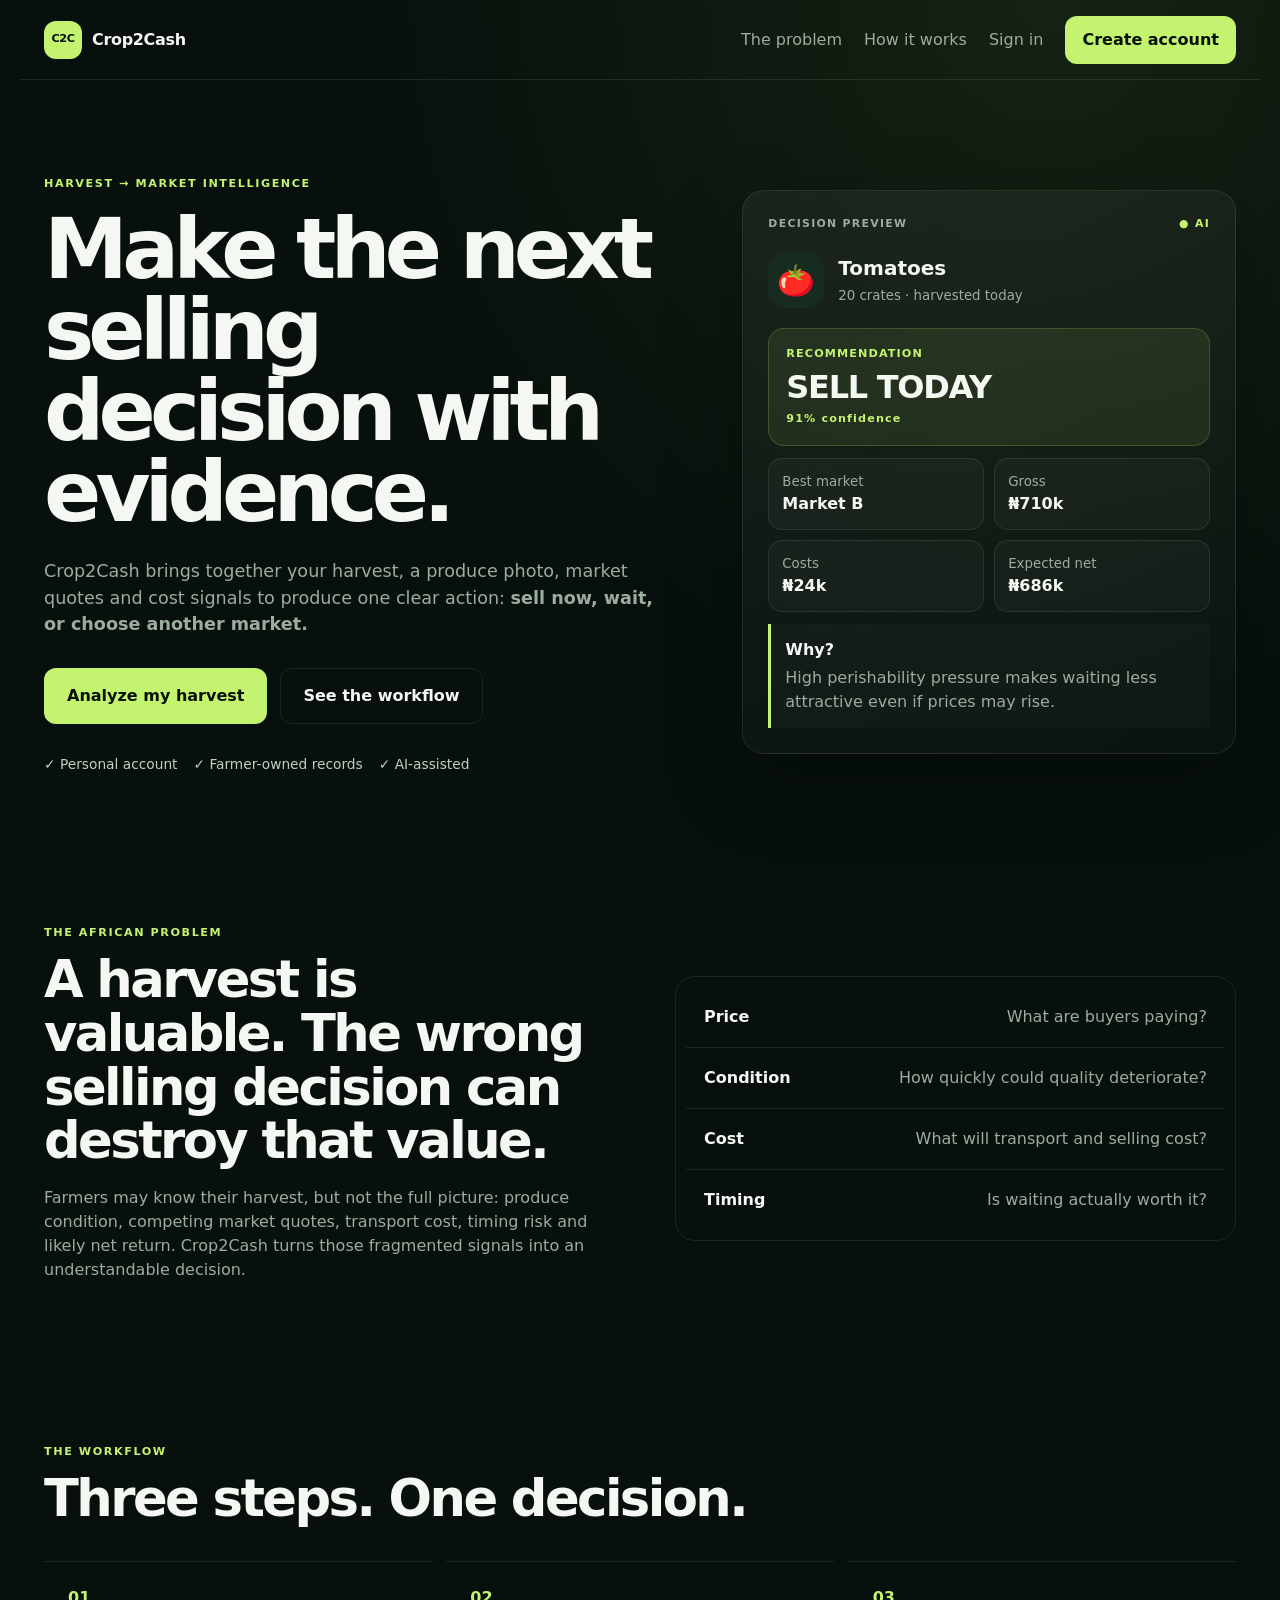
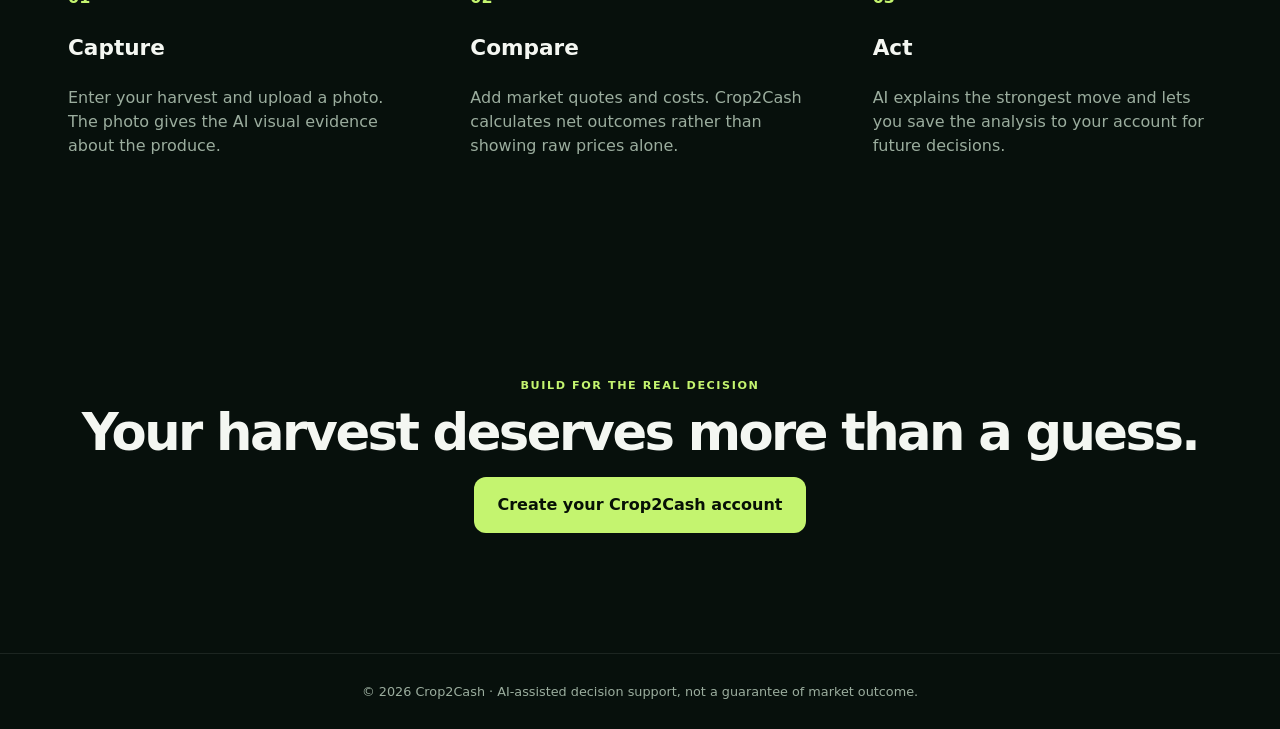
<file: index.html>
<!doctype html>
<html lang="en">
<head>
  <meta charset="utf-8">
  <meta name="viewport" content="width=device-width,initial-scale=1">
  <title>Crop2Cash — Harvest-to-Market Intelligence</title>
  <meta name="description" content="Crop2Cash helps farmers decide when, where and how to sell harvested produce using AI-assisted harvest intelligence.">
  <link rel="stylesheet" href="assets/css/app.css">
</head>
<body>
  <header class="landing-nav">
    <a class="brand" href="index.html"><span class="brand-mark">C2C</span><span>Crop2Cash</span></a>
    <nav class="landing-links">
      <a href="#problem">The problem</a><a href="#workflow">How it works</a><a href="auth.html">Sign in</a>
      <a class="btn primary" href="auth.html?mode=signup">Create account</a>
    </nav>
    <button class="mobile-menu" aria-label="Menu">☰</button>
  </header>

  <main>
    <section class="landing-hero">
      <div class="hero-copy">
        <span class="kicker">HARVEST → MARKET INTELLIGENCE</span>
        <h1>Make the next selling decision with evidence.</h1>
        <p>Crop2Cash brings together your harvest, a produce photo, market quotes and cost signals to produce one clear action: <strong>sell now, wait, or choose another market.</strong></p>
        <div class="hero-cta">
          <a class="btn primary big" href="auth.html?mode=signup">Analyze my harvest</a>
          <a class="btn ghost big" href="#workflow">See the workflow</a>
        </div>
        <div class="micro-trust"><span>✓ Personal account</span><span>✓ Farmer-owned records</span><span>✓ AI-assisted</span></div>
      </div>
      <div class="hero-decision glass">
        <div class="decision-top"><span>DECISION PREVIEW</span><b class="live-dot">● AI</b></div>
        <div class="crop-line"><div class="crop-photo-placeholder">🍅</div><div><strong>Tomatoes</strong><small>20 crates · harvested today</small></div></div>
        <div class="recommendation">
          <span>RECOMMENDATION</span><strong>SELL TODAY</strong><em>91% confidence</em>
        </div>
        <div class="mini-metrics">
          <div><small>Best market</small><b>Market B</b></div>
          <div><small>Gross</small><b>₦710k</b></div>
          <div><small>Costs</small><b>₦24k</b></div>
          <div><small>Expected net</small><b>₦686k</b></div>
        </div>
        <div class="rationale"><strong>Why?</strong><p>High perishability pressure makes waiting less attractive even if prices may rise.</p></div>
      </div>
    </section>

    <section id="problem" class="landing-section split">
      <div><span class="kicker">THE AFRICAN PROBLEM</span><h2>A harvest is valuable. The wrong selling decision can destroy that value.</h2><p>Farmers may know their harvest, but not the full picture: produce condition, competing market quotes, transport cost, timing risk and likely net return. Crop2Cash turns those fragmented signals into an understandable decision.</p></div>
      <div class="problem-stack">
        <div><b>Price</b><span>What are buyers paying?</span></div>
        <div><b>Condition</b><span>How quickly could quality deteriorate?</span></div>
        <div><b>Cost</b><span>What will transport and selling cost?</span></div>
        <div><b>Timing</b><span>Is waiting actually worth it?</span></div>
      </div>
    </section>

    <section id="workflow" class="landing-section">
      <span class="kicker">THE WORKFLOW</span><h2>Three steps. One decision.</h2>
      <div class="workflow">
        <article><span>01</span><h3>Capture</h3><p>Enter your harvest and upload a photo. The photo gives the AI visual evidence about the produce.</p></article>
        <article><span>02</span><h3>Compare</h3><p>Add market quotes and costs. Crop2Cash calculates net outcomes rather than showing raw prices alone.</p></article>
        <article><span>03</span><h3>Act</h3><p>AI explains the strongest move and lets you save the analysis to your account for future decisions.</p></article>
      </div>
    </section>

    <section class="final-cta">
      <span class="kicker">BUILD FOR THE REAL DECISION</span><h2>Your harvest deserves more than a guess.</h2><a class="btn primary big" href="auth.html?mode=signup">Create your Crop2Cash account</a>
    </section>
  </main>
  <footer>© 2026 Crop2Cash · AI-assisted decision support, not a guarantee of market outcome.</footer>
  <script>
    document.querySelector('.mobile-menu')?.addEventListener('click',()=>document.querySelector('.landing-links').classList.toggle('show'));
  </script>
</body>
</html>
</file>
<file: assets/css/app.css>
:root{--bg:#07100c;--panel:#0e1b14;--panel2:#14251b;--line:rgba(255,255,255,.085);--text:#f4f7f2;--muted:#9bad9e;--accent:#c4f46f;--accent2:#81d99f;--danger:#ff8f8f;--warning:#ffd56b;--shadow:0 28px 80px rgba(0,0,0,.28);--radius:22px}
*{box-sizing:border-box}html{scroll-behavior:smooth}body{margin:0;background:radial-gradient(circle at 82% 0,rgba(196,244,111,.08),transparent 28%),var(--bg);color:var(--text);font-family:Inter,ui-sans-serif,system-ui,-apple-system,BlinkMacSystemFont,"Segoe UI",sans-serif;line-height:1.5}a{text-decoration:none;color:inherit}button,input,select,textarea{font:inherit}button{cursor:pointer}
.brand{display:flex;align-items:center;gap:10px;font-weight:900;letter-spacing:-.02em}.brand-mark{display:grid;place-items:center;width:38px;height:38px;border-radius:12px;background:var(--accent);color:#061006;font-size:.7rem}.centered{justify-content:center}.landing-nav{max-width:1240px;margin:auto;height:80px;padding:0 24px;display:flex;align-items:center;justify-content:space-between;border-bottom:1px solid var(--line)}.landing-links{display:flex;align-items:center;gap:22px}.landing-links>a:not(.btn){color:var(--muted)}.mobile-menu{display:none;background:none;border:0;color:var(--text);font-size:1.5rem}
.btn{display:inline-flex;align-items:center;justify-content:center;gap:8px;padding:11px 16px;border:1px solid transparent;border-radius:12px;font-weight:800}.btn.primary{background:var(--accent);color:#071006}.btn.ghost{background:transparent;color:var(--text);border-color:var(--line)}.btn.big{padding:15px 22px}.btn.full{width:100%}.text-link{font-weight:800}.kicker{font-size:.7rem;letter-spacing:.14em;text-transform:uppercase;font-weight:900;color:var(--accent)}.muted,.tiny{color:var(--muted)}.tiny{font-size:.78rem}.center{text-align:center}
.landing-hero{max-width:1240px;margin:auto;padding:90px 24px 115px;display:grid;grid-template-columns:1.12fr .88fr;gap:70px;align-items:center}.hero-copy h1{font-size:clamp(3rem,6.6vw,5.8rem);line-height:.96;letter-spacing:-.07em;margin:15px 0 25px}.hero-copy p{font-size:1.1rem;color:var(--muted);max-width:720px}.hero-cta{display:flex;gap:13px;flex-wrap:wrap;margin:30px 0}.micro-trust{display:flex;gap:16px;flex-wrap:wrap;color:#c1d0c2;font-size:.86rem}.glass,.panel,.metric,.auth-card,.result-hero{background:linear-gradient(150deg,rgba(255,255,255,.05),rgba(255,255,255,.015));border:1px solid var(--line);box-shadow:var(--shadow);border-radius:var(--radius)}
.hero-decision{padding:25px}.decision-top{display:flex;justify-content:space-between;color:var(--muted);font-size:.68rem;letter-spacing:.12em;font-weight:900}.live-dot{color:var(--accent)}.crop-line{display:flex;gap:14px;align-items:center;margin:20px 0}.crop-photo-placeholder{width:56px;height:56px;border-radius:17px;background:#182b20;display:grid;place-items:center;font-size:1.9rem}.crop-line strong{display:block;font-size:1.25rem}.crop-line small{color:var(--muted)}.recommendation{padding:17px;border-radius:16px;background:rgba(196,244,111,.08);border:1px solid rgba(196,244,111,.18)}.recommendation span,.recommendation em{display:block;color:var(--accent);font-size:.7rem;font-style:normal;font-weight:900;letter-spacing:.1em}.recommendation strong{display:block;font-size:2rem;letter-spacing:-.04em}.mini-metrics{display:grid;grid-template-columns:1fr 1fr;gap:10px;margin-top:12px}.mini-metrics>div{padding:13px;border-radius:14px;background:rgba(255,255,255,.03);border:1px solid var(--line)}.mini-metrics small{display:block;color:var(--muted)}.rationale{margin-top:12px;padding:14px;border-left:3px solid var(--accent);background:rgba(255,255,255,.02)}.rationale p{color:var(--muted);margin:4px 0 0}
.landing-section{max-width:1240px;margin:auto;padding:30px 24px 110px}.landing-section h2,.final-cta h2{font-size:clamp(2rem,4vw,3.3rem);line-height:1.05;letter-spacing:-.05em;margin:10px 0 18px}.landing-section p{color:var(--muted);max-width:750px}.split{display:grid;grid-template-columns:1fr 1fr;gap:70px;align-items:center}.problem-stack{padding:10px;border:1px solid var(--line);border-radius:20px}.problem-stack div{display:flex;justify-content:space-between;gap:20px;padding:18px;border-bottom:1px solid var(--line)}.problem-stack div:last-child{border-bottom:0}.problem-stack span{color:var(--muted)}.workflow{display:grid;grid-template-columns:repeat(3,1fr);gap:15px;margin-top:35px}.workflow article{padding:24px;border-top:1px solid var(--line)}.workflow article>span{color:var(--accent);font-weight:900}.workflow h3{font-size:1.35rem}.workflow p{margin:0}.final-cta{text-align:center;padding:80px 24px 120px}.final-cta p{margin:auto}
footer{text-align:center;padding:28px;border-top:1px solid var(--line);font-size:.8rem;color:var(--muted)}
.dark-page{min-height:100vh;display:grid;place-items:center;padding:30px}.auth-wrap{width:min(470px,100%)}.auth-wrap.wide{width:min(680px,100%)}.auth-wrap>.brand{margin-bottom:22px}.auth-card{padding:27px;background:var(--panel)}.auth-switch{display:grid;grid-template-columns:1fr 1fr;background:#07100c;border-radius:14px;padding:4px;margin-bottom:24px}.auth-switch button{border:0;background:none;color:var(--muted);padding:10px;border-radius:10px;font-weight:800}.auth-switch button.active{background:var(--panel2);color:var(--text)}.form-intro h1{font-size:2rem;letter-spacing:-.04em;margin:7px 0}.form-intro p{color:var(--muted);margin-top:0}label{display:grid;gap:7px;font-weight:750;margin:15px 0}input,select,textarea{width:100%;background:#08130e;border:1px solid var(--line);color:var(--text);border-radius:12px;padding:12px 13px;outline:none}input:focus,select:focus,textarea:focus{border-color:rgba(196,244,111,.55)}.form-msg{min-height:22px;color:var(--muted);font-size:.88rem}.form-msg.error{color:var(--danger)}.form-msg.success{color:var(--accent)}.hidden{display:none!important}.notice{display:flex;gap:12px;padding:14px;border-radius:14px;background:rgba(255,213,107,.07);border:1px solid rgba(255,213,107,.15);color:#d9decf;font-size:.85rem}.notice strong{color:var(--warning)}.notice.compact{margin-top:18px}.label-note{font-size:.72rem;color:var(--muted);font-weight:600}.setup-actions{display:flex;gap:10px;flex-wrap:wrap}.setup-help{margin-top:20px;padding-top:18px;border-top:1px solid var(--line);color:var(--muted);font-size:.84rem}.setup-help code{background:#07100c;padding:3px 6px;border-radius:6px}
.app-page{min-height:100vh}.sidebar{position:fixed;left:0;top:0;bottom:0;width:238px;padding:28px 17px;background:#09130e;border-right:1px solid var(--line);display:flex;flex-direction:column;z-index:10}.sidebar nav{display:grid;gap:7px;margin:32px 0}.sidebar nav a{padding:11px 13px;border-radius:11px;color:var(--muted)}.sidebar nav a.active,.sidebar nav a:hover{background:rgba(255,255,255,.05);color:var(--text)}.sidebar>.full{margin-top:auto}.app-main{margin-left:238px;padding:42px clamp(22px,4vw,62px);width:calc(100% - 238px)}.mobile-top{display:none}.app-head{display:flex;align-items:end;justify-content:space-between;gap:20px;margin-bottom:30px}.app-head h1{margin:5px 0 2px;font-size:clamp(2.1rem,4.4vw,3.7rem);line-height:1;letter-spacing:-.055em}.step-pill{border:1px solid var(--line);border-radius:999px;padding:9px 12px;color:var(--muted);font-size:.77rem}.stats-grid{display:grid;grid-template-columns:repeat(4,1fr);gap:14px}.metric{padding:20px}.metric span,.metric small{display:block;color:var(--muted)}.metric strong{display:block;font-size:1.9rem;letter-spacing:-.04em;margin:7px 0}.panel{padding:23px;margin-top:18px}.panel-head{display:flex;justify-content:space-between;gap:20px;align-items:start}.panel-head h2{margin:5px 0 0}.dashboard-grid{display:grid;grid-template-columns:1fr 1fr;gap:14px}.accent-panel{background:linear-gradient(155deg,rgba(196,244,111,.12),rgba(255,255,255,.02))}
.two-col{display:grid;grid-template-columns:1fr 1fr;gap:13px}.analysis-form{display:grid;grid-template-columns:1fr 1fr;gap:14px}.analysis-form>.panel:last-child{grid-column:1/-1}.dropzone{min-height:265px;border:1px dashed rgba(196,244,111,.3);background:rgba(196,244,111,.025);display:grid;place-items:center;text-align:center;border-radius:17px;padding:25px;cursor:pointer}.dropzone input{display:none}.dropzone span{font-weight:850}.dropzone small{display:block;color:var(--muted)}.image-preview{position:relative;margin-top:14px}.image-preview img{width:100%;max-height:320px;object-fit:cover;border-radius:16px;border:1px solid var(--line)}.icon-btn{position:absolute;right:10px;top:10px;width:34px;height:34px;border:1px solid var(--line);border-radius:50%;background:#07100cdd;color:var(--text);font-size:1.2rem}.market-picker{display:grid;gap:9px}.market-option{border:1px solid var(--line);border-radius:13px;padding:13px;display:flex;gap:12px;align-items:center}.market-option input{width:auto}.market-option strong{display:block}.market-option span{display:block;color:var(--muted);font-size:.8rem}.empty-state{padding:28px;text-align:center;border:1px dashed var(--line);border-radius:15px;color:var(--muted)}
.result-hero{display:grid;grid-template-columns:1.6fr 1fr;gap:15px;padding:22px;background:linear-gradient(150deg,rgba(196,244,111,.12),rgba(255,255,255,.02))}.result-action{padding:20px;border-radius:17px;background:rgba(255,255,255,.03)}.result-action span,.result-value small{color:var(--muted);font-size:.75rem;font-weight:800;letter-spacing:.1em}.result-action strong{display:block;font-size:3.3rem;letter-spacing:-.065em;color:var(--accent);line-height:1.1}.result-action small{color:var(--muted)}.result-value{display:flex;flex-direction:column;justify-content:center;padding:20px;border-radius:17px;background:rgba(0,0,0,.14)}.result-value strong{font-size:2.3rem}.result-value span{color:var(--accent);font-weight:800}.result-grid{display:grid;grid-template-columns:1fr 1fr;gap:14px}.rich-text{color:#cbd6cd;white-space:pre-wrap}.chips{display:flex;flex-wrap:wrap;gap:8px}.chip{padding:8px 11px;border:1px solid var(--line);border-radius:999px;background:#0a1510;color:#d6e0d7;font-size:.85rem}.audit-grid{display:grid;grid-template-columns:repeat(4,1fr);gap:10px}.audit-item{padding:13px;border:1px solid var(--line);border-radius:13px}.audit-item small{display:block;color:var(--muted)}.audit-item b{display:block;margin-top:5px}
.table-wrap{overflow:auto}.decision-table{width:100%;border-collapse:collapse}.decision-table th,.decision-table td{padding:13px;border-bottom:1px solid var(--line);text-align:left;white-space:nowrap}.decision-table th{color:var(--muted);font-size:.76rem;text-transform:uppercase;letter-spacing:.08em}.decision-table .best{color:var(--accent);font-weight:900}
.record-row{display:grid;grid-template-columns:1fr auto;gap:15px;padding:16px 0;border-bottom:1px solid var(--line)}.record-row:last-child{border-bottom:0}.record-row strong{display:block}.record-row small{display:block;color:var(--muted)}.record-actions{display:flex;align-items:center;gap:8px}.badge{display:inline-flex;padding:6px 9px;border-radius:99px;background:rgba(196,244,111,.07);color:var(--accent);font-weight:900;font-size:.72rem}.toolbar{display:flex;gap:10px}.toolbar input{flex:1}.toolbar select{width:190px}.quote-row{display:grid;grid-template-columns:1fr auto;gap:10px;padding:15px 0;border-bottom:1px solid var(--line)}.quote-row:last-child{border-bottom:0}.quote-row strong{display:block}.quote-row small{color:var(--muted)}.quote-actions button{background:none;border:0;color:var(--danger)}
.loading-state{text-align:center;color:var(--muted);padding:45px}.print-only{display:none}
@media(max-width:1000px){.landing-hero{grid-template-columns:1fr}.split{grid-template-columns:1fr}.workflow,.stats-grid,.audit-grid{grid-template-columns:1fr 1fr}.sidebar{width:210px}.app-main{margin-left:210px;width:calc(100% - 210px)}}
@media(max-width:780px){.landing-links{display:none}.landing-links.show{display:flex;position:absolute;top:80px;left:0;right:0;z-index:20;background:#09130e;padding:16px;flex-direction:column;border-bottom:1px solid var(--line)}.mobile-menu{display:block}.sidebar{display:none}.sidebar.open{display:flex;position:fixed;width:250px}.mobile-top{display:flex;justify-content:space-between;align-items:center;margin-bottom:23px}.mobile-top button{background:none;border:0;color:var(--text);font-size:1.4rem}.app-main{margin-left:0;width:100%;padding:25px 17px}.analysis-form,.result-grid,.dashboard-grid{grid-template-columns:1fr}.analysis-form>.panel:last-child{grid-column:auto}.app-head{align-items:start;flex-direction:column}.stats-grid,.workflow,.audit-grid{grid-template-columns:1fr}.result-hero{grid-template-columns:1fr}.toolbar{flex-direction:column}.toolbar select{width:100%}}
@media print{body{background:#fff;color:#111}.sidebar,.mobile-top,.app-head .btn,.app-head+* .btn{display:none!important}.app-main{margin:0;width:100%;padding:0}.panel,.metric,.result-hero{box-shadow:none;border:1px solid #ddd;background:#fff;color:#111}.muted,.tiny{color:#555}.result-action strong{color:#0c5}.print-only{display:block}}
@media(max-width:520px){.two-col{grid-template-columns:1fr}.hero-cta{flex-direction:column}.hero-cta .btn{width:100%}.hero-decision{padding:18px}}
.voice-box{
  display:flex;
  justify-content:space-between;
  align-items:center;
  gap:15px;
  margin:16px 0 10px;
  padding:14px;
  border:1px solid var(--line);
  border-radius:15px;
  background:rgba(255,255,255,.025);
}

.voice-box strong{
  display:block;
}

.voice-box small{
  display:block;
  color:var(--muted);
  margin-top:3px;
}
</file>
